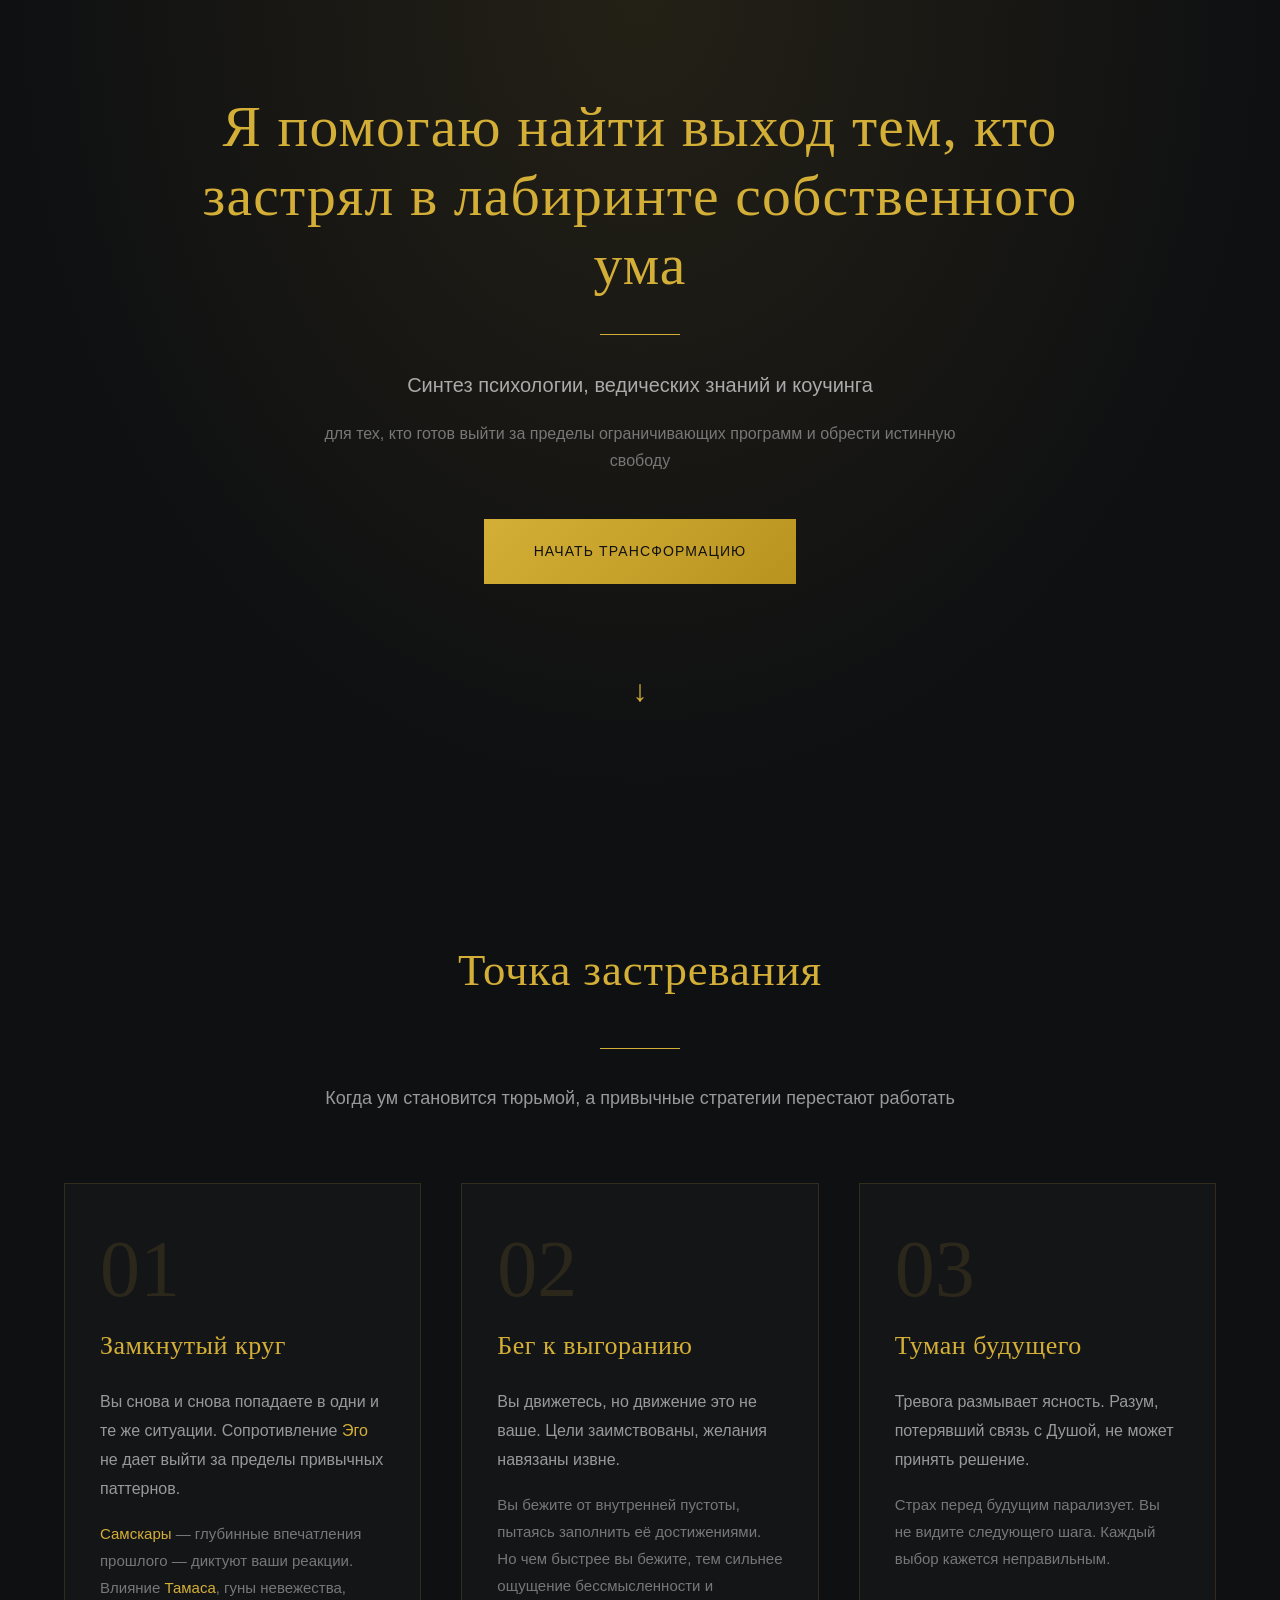
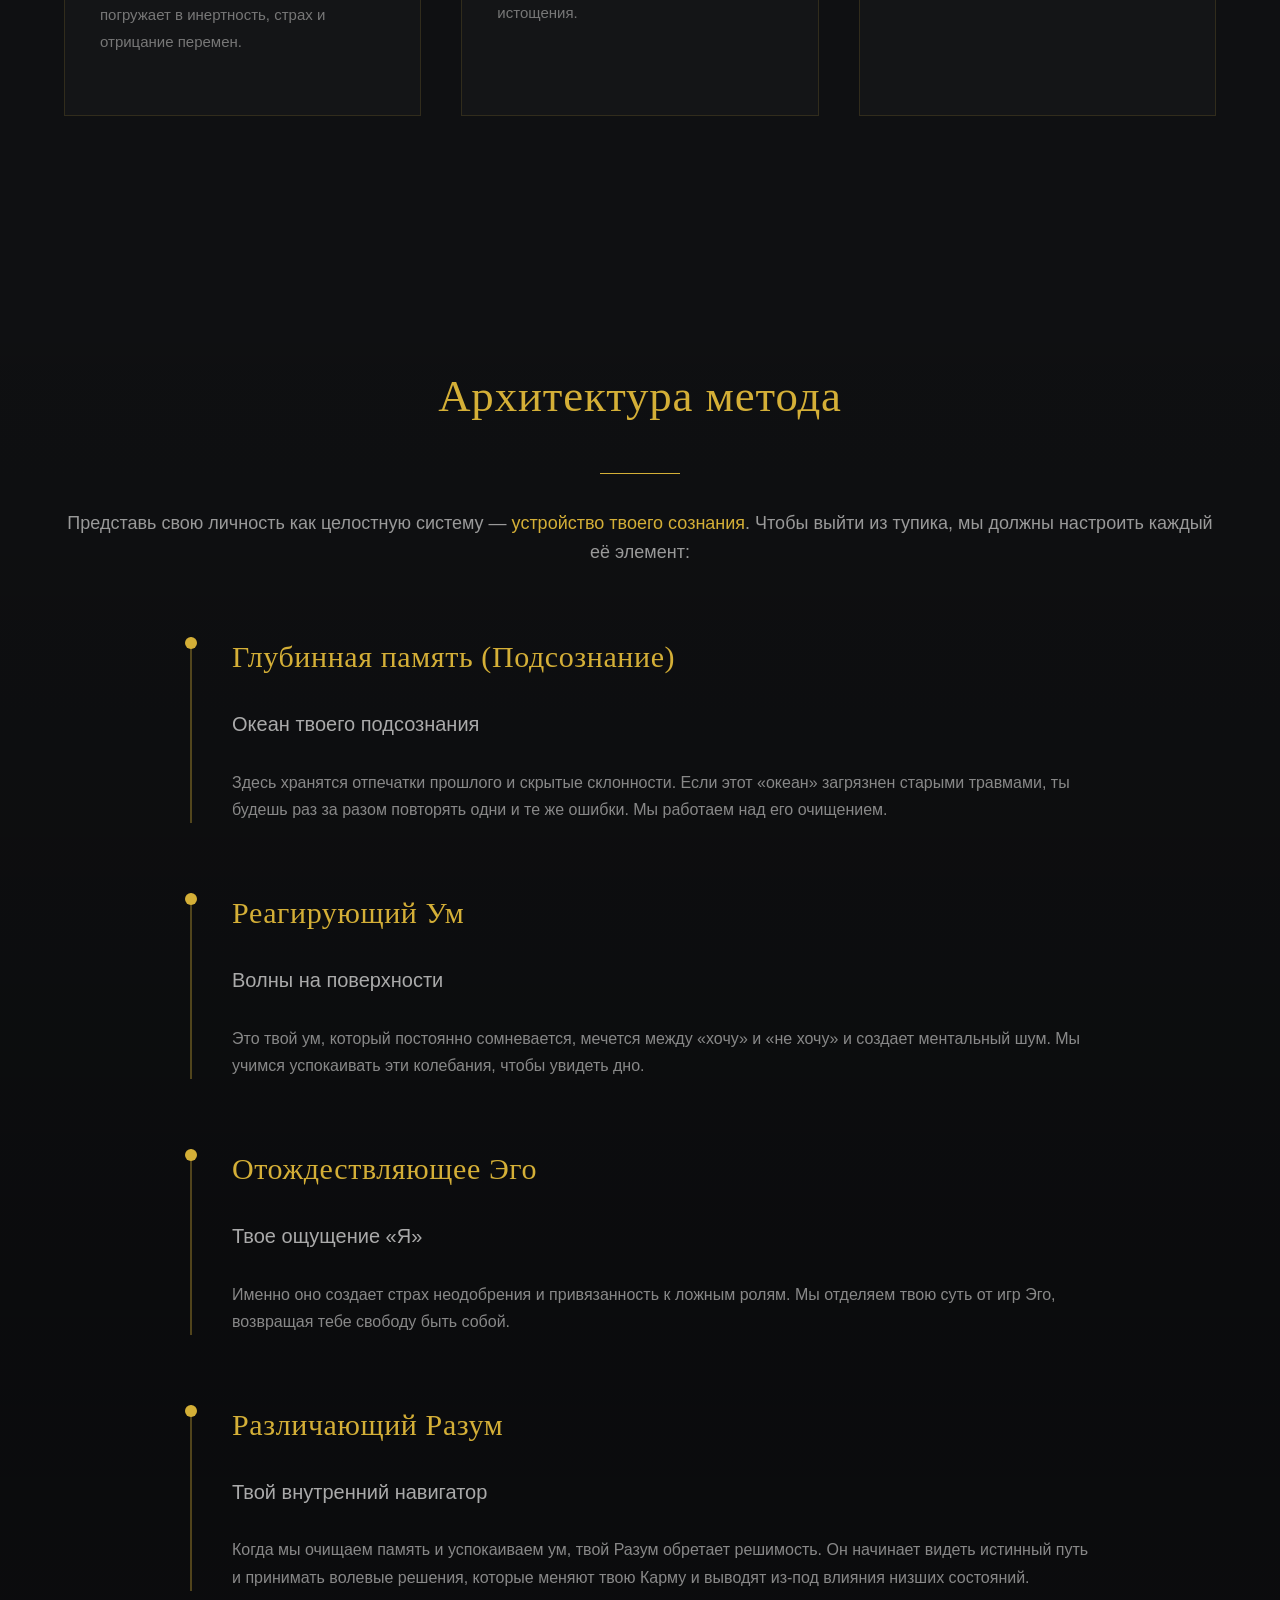
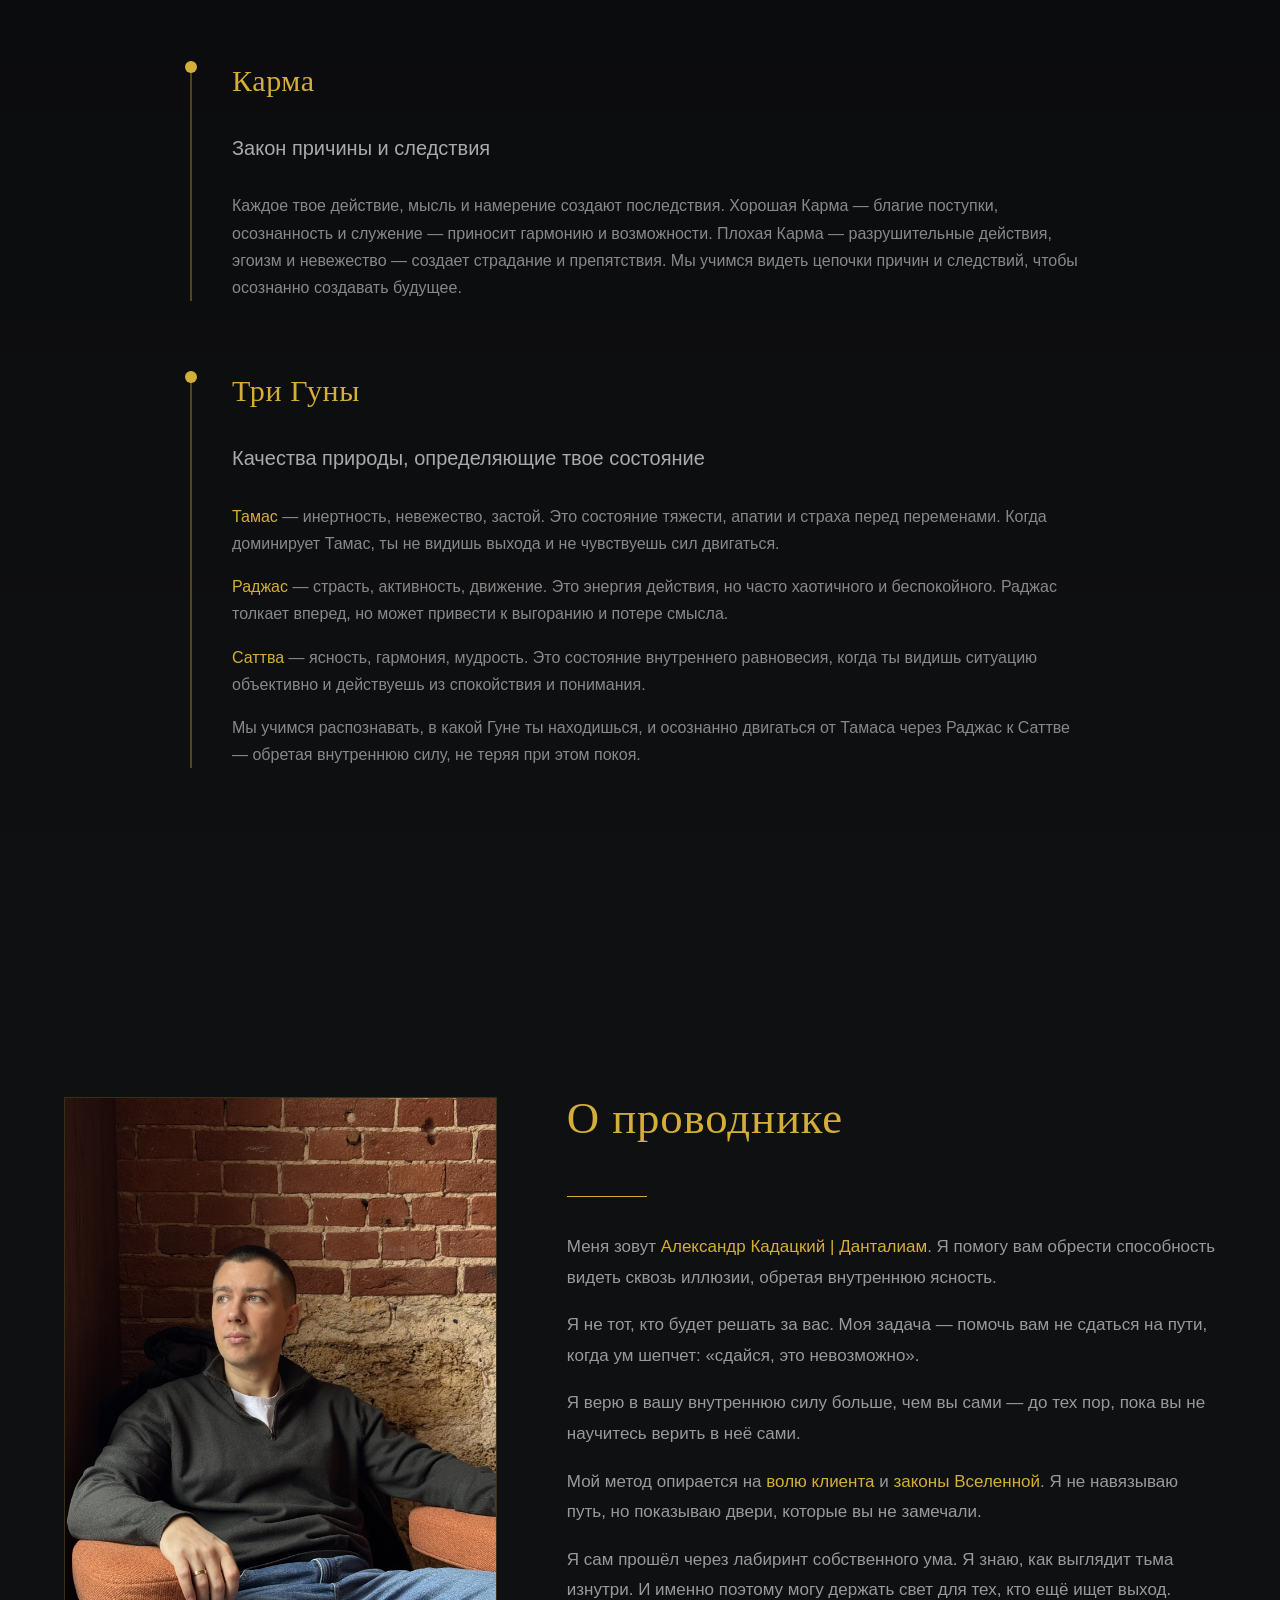
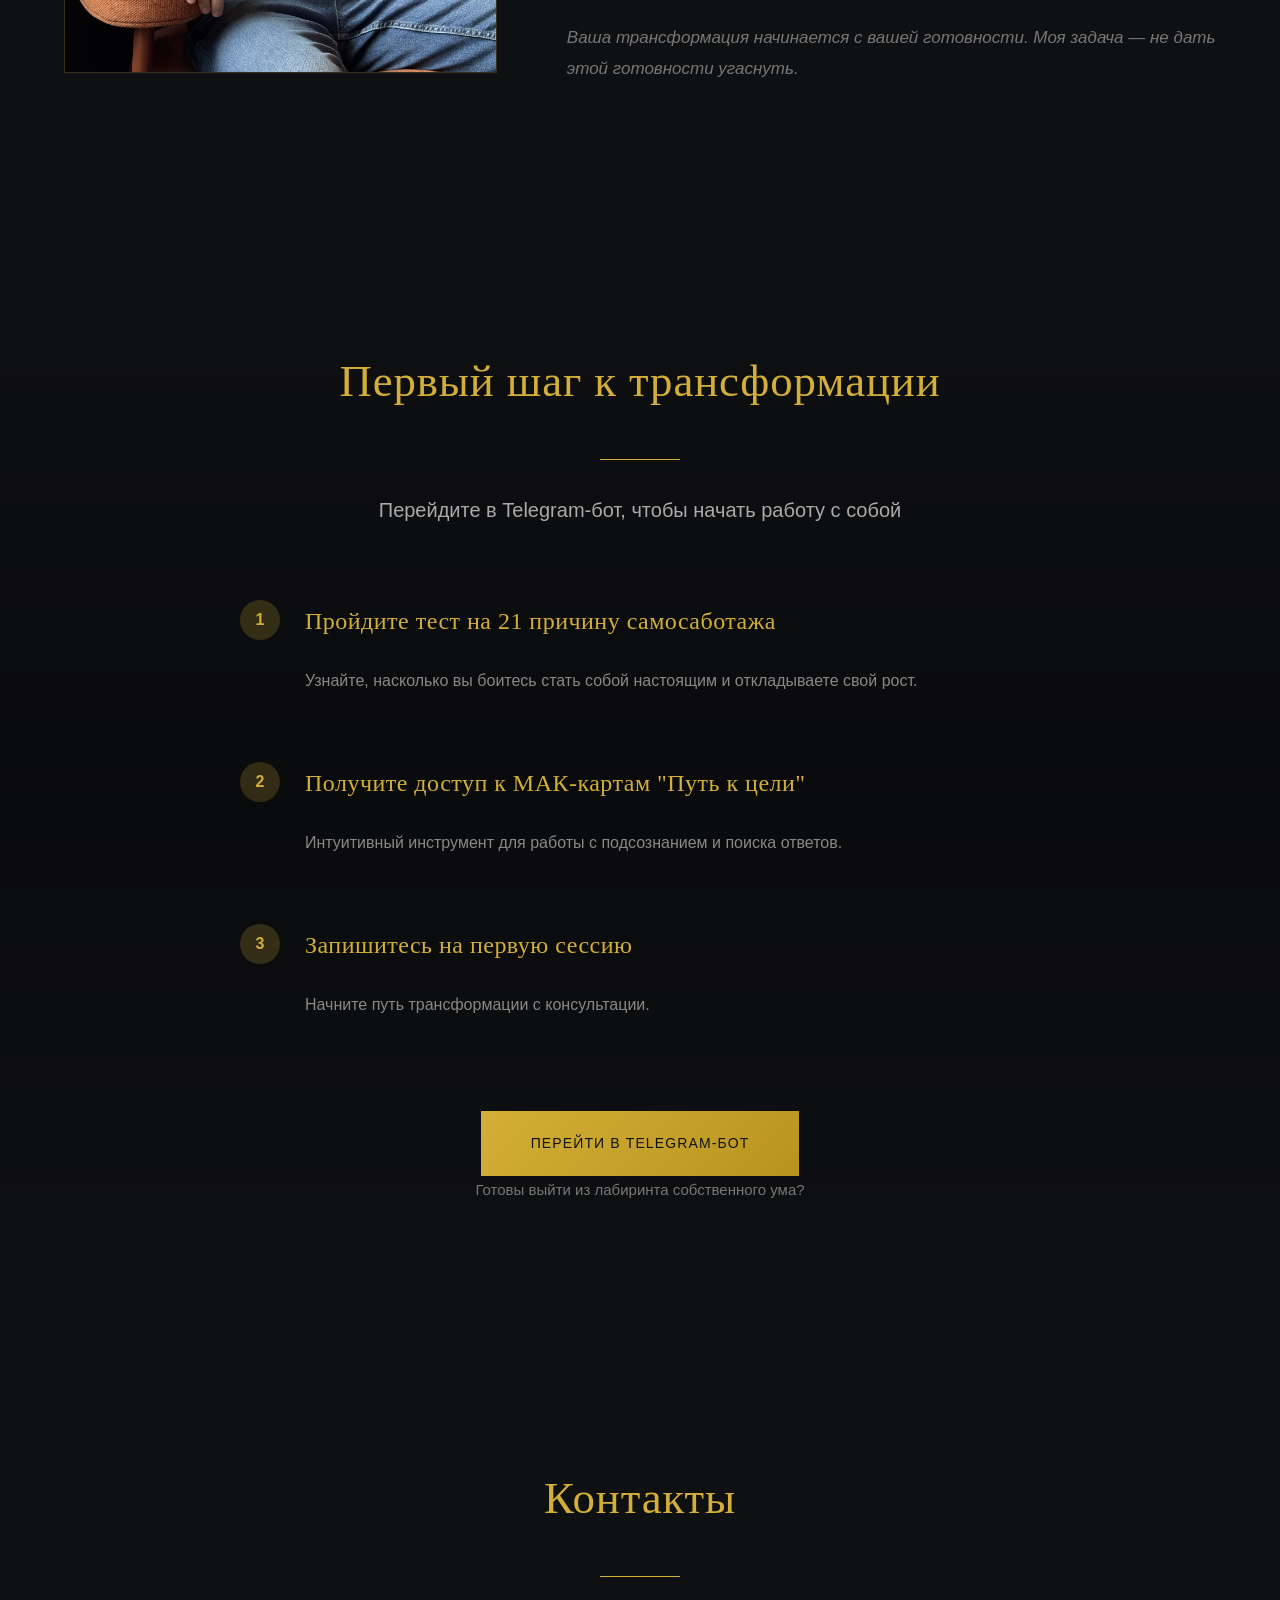
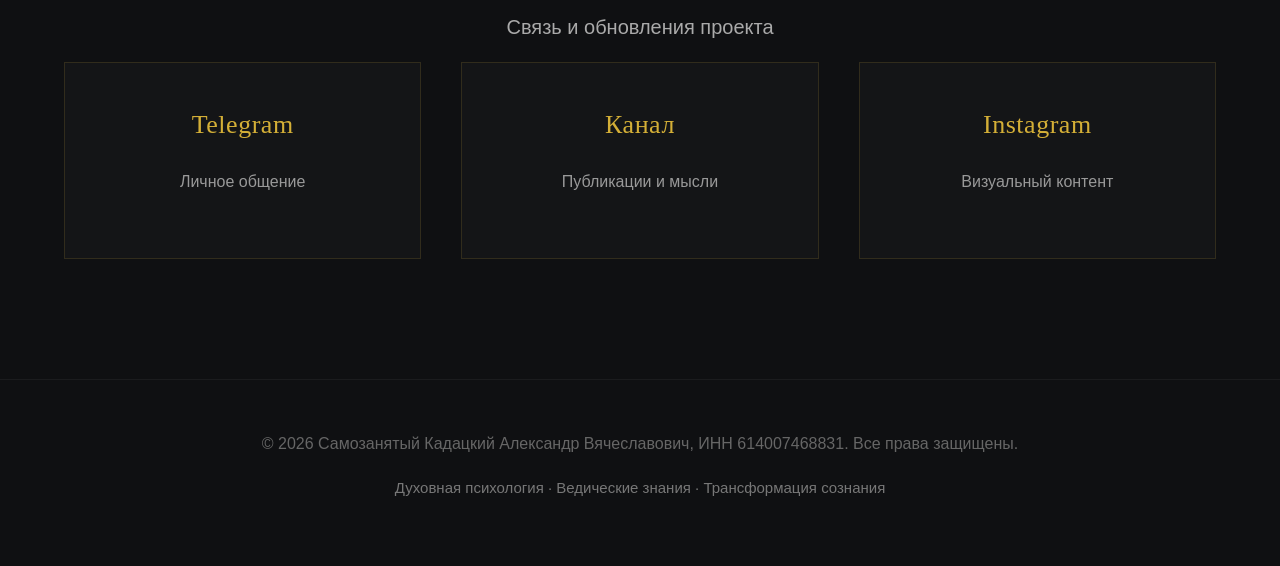
<file: index.html>
<!DOCTYPE html>
<html lang="ru">

<head>
<meta charset="UTF-8">
<meta name="viewport" content="width=device-width, initial-scale=1.0, viewport-fit=cover">

<title>Данталиам - Духовный психолог | Александр Кадацкий</title>

<meta name="description" content="Помогаю найти выход тем, кто застрял в лабиринте собственного ума. Синтез психологии, коучинга и ведических знаний.">

<link rel="preconnect" href="https://fonts.googleapis.com">
<link rel="preconnect" href="https://fonts.gstatic.com" crossorigin> 
<link rel="stylesheet" href="style.css">

</head>

<body>


<header class="hero">

<div class="container hero-content">


<h1>
Я помогаю найти выход тем,
кто застрял в лабиринте собственного ума
</h1>


<div class="divider"></div>


<p class="subtitle">
Синтез психологии, ведических знаний и коучинга
</p>


<p class="description">
для тех, кто готов выйти за пределы ограничивающих программ
и обрести истинную свободу
</p>


<a href="#cta" class="button">
Начать трансформацию
</a>


<div class="arrow">
↓
</div>


</div>

</header>



<section class="section">

<div class="container">


<div class="section-title">

<h2>
Точка застревания
</h2>

<div class="divider"></div>


<p>
Когда ум становится тюрьмой, а привычные стратегии перестают работать
</p>

</div>



<div class="cards">


<div class="card fade">

<div class="number">
01
</div>

<h3>
Замкнутый круг
</h3>


<p>
Вы снова и снова попадаете в одни и те же ситуации.
Сопротивление <span>Эго</span> не дает выйти за пределы привычных паттернов.
</p>


<p class="small">
<span>Самскары</span> — глубинные впечатления прошлого —
диктуют ваши реакции.
Влияние <span>Тамаса</span>, гуны невежества,
погружает в инертность, страх и отрицание перемен.
</p>


</div>





<div class="card fade">

<div class="number">
02
</div>


<h3>
Бег к выгоранию
</h3>


<p>
Вы движетесь, но движение это не ваше.
Цели заимствованы, желания навязаны извне.
</p>


<p class="small">
Вы бежите от внутренней пустоты, пытаясь заполнить её достижениями.
Но чем быстрее вы бежите, тем сильнее ощущение бессмысленности
и истощения.
</p>


</div>





<div class="card fade">

<div class="number">
03
</div>


<h3>
Туман будущего
</h3>


<p>
Тревога размывает ясность.
Разум, потерявший связь с Душой,
не может принять решение.
</p>


<p class="small">
Страх перед будущим парализует.
Вы не видите следующего шага.
Каждый выбор кажется неправильным.
</p>


</div>



</div>


</div>

</section>
<section class="section method-section">

<div class="container">


<div class="section-title">

<h2>
Архитектура метода
</h2>

<div class="divider"></div>


<p>
Представь свою личность как целостную систему —
<span>устройство твоего сознания</span>.
Чтобы выйти из тупика, мы должны настроить каждый её элемент:
</p>

</div>



<div class="method-list">



<div class="method-item fade">

<h3>
Глубинная память (Подсознание)
</h3>

<h4>
Океан твоего подсознания
</h4>


<p>
Здесь хранятся отпечатки прошлого и скрытые склонности.
Если этот «океан» загрязнен старыми травмами,
ты будешь раз за разом повторять одни и те же ошибки.
Мы работаем над его очищением.
</p>


</div>




<div class="method-item fade">

<h3>
Реагирующий Ум
</h3>

<h4>
Волны на поверхности
</h4>


<p>
Это твой ум, который постоянно сомневается,
мечется между «хочу» и «не хочу»
и создает ментальный шум.
Мы учимся успокаивать эти колебания,
чтобы увидеть дно.
</p>


</div>





<div class="method-item fade">

<h3>
Отождествляющее Эго
</h3>

<h4>
Твое ощущение «Я»
</h4>


<p>
Именно оно создает страх неодобрения
и привязанность к ложным ролям.
Мы отделяем твою суть от игр Эго,
возвращая тебе свободу быть собой.
</p>


</div>





<div class="method-item fade">

<h3>
Различающий Разум
</h3>

<h4>
Твой внутренний навигатор
</h4>


<p>
Когда мы очищаем память и успокаиваем ум,
твой Разум обретает решимость.
Он начинает видеть истинный путь
и принимать волевые решения,
которые меняют твою Карму
и выводят из-под влияния низших состояний.
</p>


</div>





<div class="method-item fade">

<h3>
Карма
</h3>

<h4>
Закон причины и следствия
</h4>


<p>
Каждое твое действие, мысль и намерение
создают последствия.

Хорошая Карма — благие поступки,
осознанность и служение — приносит гармонию
и возможности.

Плохая Карма — разрушительные действия,
эгоизм и невежество — создает страдание
и препятствия.

Мы учимся видеть цепочки причин и следствий,
чтобы осознанно создавать будущее.
</p>


</div>






<div class="method-item fade">

<h3>
Три Гуны
</h3>


<h4>
Качества природы, определяющие твое состояние
</h4>



<p>
<span>Тамас</span> —
инертность, невежество, застой.

Это состояние тяжести, апатии и страха
перед переменами.
Когда доминирует Тамас,
ты не видишь выхода
и не чувствуешь сил двигаться.
</p>



<p>
<span>Раджас</span> —
страсть, активность, движение.

Это энергия действия,
но часто хаотичного и беспокойного.
Раджас толкает вперед,
но может привести к выгоранию
и потере смысла.
</p>



<p>
<span>Саттва</span> —
ясность, гармония, мудрость.

Это состояние внутреннего равновесия,
когда ты видишь ситуацию объективно
и действуешь из спокойствия
и понимания.
</p>



<p>
Мы учимся распознавать,
в какой Гуне ты находишься,
и осознанно двигаться
от Тамаса через Раджас к Саттве —
обретая внутреннюю силу,
не теряя при этом покоя.
</p>


</div>



</div>

</div>

</section>
<section class="section">

<div class="container about">


<div class="about-image fade">

<img src="images/IMG_9167.jpg" alt="Александр Кадацкий">

</div>



<div class="about-text fade">


<h2>
О проводнике
</h2>


<div class="divider left"></div>



<p>
Меня зовут 
<span>Александр Кадацкий | Данталиам</span>.
Я помогу вам обрести способность видеть сквозь иллюзии,
обретая внутреннюю ясность.
</p>



<p>
Я не тот, кто будет решать за вас.
Моя задача — помочь вам не сдаться на пути,
когда ум шепчет: «сдайся, это невозможно».
</p>



<p>
Я верю в вашу внутреннюю силу больше,
чем вы сами — до тех пор,
пока вы не научитесь верить в неё сами.
</p>



<p>
Мой метод опирается на
<span>волю клиента</span>
и
<span>законы Вселенной</span>.

Я не навязываю путь,
но показываю двери,
которые вы не замечали.
</p>



<p>
Я сам прошёл через лабиринт собственного ума.
Я знаю, как выглядит тьма изнутри.
И именно поэтому могу держать свет
для тех, кто ещё ищет выход.
</p>



<p class="quote">
Ваша трансформация начинается
с вашей готовности.
Моя задача — не дать этой готовности угаснуть.
</p>



</div>


</div>

</section>





<section class="section cta" id="cta">


<div class="container center fade">


<h2>
Первый шаг к трансформации
</h2>


<div class="divider"></div>


<p class="subtitle">
Перейдите в Telegram-бот,
чтобы начать работу с собой
</p>



<div class="steps">



<div class="step">

<strong>1</strong>

<div>

<h3>
Пройдите тест на 21 причину самосаботажа
</h3>

<p>
Узнайте, насколько вы боитесь стать собой настоящим
и откладываете свой рост.
</p>

</div>

</div>




<div class="step">

<strong>2</strong>

<div>

<h3>
Получите доступ к МАК-картам "Путь к цели"
</h3>

<p>
Интуитивный инструмент для работы
с подсознанием и поиска ответов.
</p>

</div>

</div>




<div class="step">

<strong>3</strong>

<div>

<h3>
Запишитесь на первую сессию
</h3>

<p>
Начните путь трансформации
с консультации.
</p>

</div>

</div>



</div>




<a href="https://t.me/dantaliam_bot"
target="_blank"
class="button">

Перейти в Telegram-бот

</a>



<p class="small">
Готовы выйти из лабиринта собственного ума?
</p>


</div>


</section>







<section class="section contacts">


<div class="container center fade">


<h2>
Контакты
</h2>


<div class="divider"></div>


<p class="subtitle">
Связь и обновления проекта
</p>




<div class="cards contact-cards">



<a href="https://t.me/dantaliam2"
target="_blank"
class="card">

<h3>
Telegram
</h3>

<p>
Личное общение
</p>

</a>




<a href="https://t.me/dantaliam_ch"
target="_blank"
class="card">

<h3>
Канал
</h3>

<p>
Публикации и мысли
</p>

</a>




<a href="https://www.instagram.com/dantaliam"
target="_blank"
class="card">

<h3>
Instagram
</h3>

<p>
Визуальный контент
</p>

</a>



</div>


</div>


</section>






<footer>

<div class="container center">


<p>
© 2026 Самозанятый Кадацкий Александр Вячеславович,
ИНН 614007468831.
Все права защищены.
</p>


<p class="small">
Духовная психология · Ведические знания · Трансформация сознания
</p>


</div>

</footer>





<script src="script.js"></script>


</body>

</html>
</file>
<file: style.css>
/* ==========================
   BASE
========================== */

:root {
    --bg: #0f1012;
    --gold: #d4af37;
    --text: #e8e8e8;
    --gray: #9a9a9a;
    --dark-gray: #666;
}


* {
    box-sizing: border-box;
}


html {
    scroll-behavior: smooth;
}


body {

    margin: 0;
    padding: 0;

    background: var(--bg);
    color: var(--text);

    font-family: Arial, Helvetica, sans-serif;

    line-height: 1.8;

}



h1,
h2,
h3 {

    font-family: Georgia, "Times New Roman", serif;

    font-weight: 300;

    letter-spacing: 0.02em;

    margin-top: 0;

}


p {
    margin-top: 0;
}


a {
    color: inherit;
    text-decoration: none;
}




.container {

    width: 100%;

    max-width: 1200px;

    margin: 0 auto;

    padding-left: 24px;

    padding-right: 24px;

}




.center {
    text-align: center;
}




.gold,
span {

    color: var(--gold);

}




/* ==========================
   HERO
========================== */


.hero {

    min-height: 90vh;

    display: flex;

    align-items: center;

    justify-content: center;

    text-align: center;

    padding: 80px 20px;


    background:

    radial-gradient(
    ellipse at top center,
    rgba(212,175,55,.10),
    transparent 70%
    );

}



.hero h1 {

    font-size: clamp(34px, 4.5vw, 64px);

    line-height: 1.2;

    color: var(--gold);

    margin-bottom: 35px;

    max-width: 900px;

    margin-left: auto;

    margin-right: auto;

}




.subtitle {

    font-size: 20px;

    line-height: 1.5;

    color: #aaa;

    margin-bottom: 20px;

    max-width: 700px;

    margin-left: auto;

    margin-right: auto;

}



.description {

    font-size: 16px;

    line-height: 1.7;

    color: #777;

    margin-bottom: 45px;

    max-width: 650px;

    margin-left: auto;

    margin-right: auto;

}




.divider {

    width: 80px;

    height: 1px;

    background: var(--gold);

    margin: 0 auto 35px;

}


.divider.left {

    margin-left:0;

}




.button {

    display:inline-block;

    padding:20px 50px;

    background:

    linear-gradient(
    135deg,
    #d4af37,
    #b8941f
    );


    color:#111;

    text-transform:uppercase;

    letter-spacing:.08em;

    font-size:14px;

    transition:.3s;

}



.button:hover {

    transform:translateY(-4px);

    box-shadow:
    0 15px 40px rgba(212,175,55,.35);

}




.arrow {

    margin-top:80px;

    font-size:30px;

    color:var(--gold);

}





/* ==========================
 SECTIONS
========================== */


.section {

    padding:120px 0;

}



.section-title {

    text-align:center;

    margin-bottom:70px;

}



.section-title h2,
.section h2 {

    font-size:clamp(32px,3.5vw,52px);

    color:var(--gold);

}



.section-title p {

    color:#999;

    font-size:18px;

    line-height:1.6;

}




/* ==========================
 CARDS
========================== */


.cards {

    display:grid;

    grid-template-columns:repeat(3,1fr);

    gap:40px;

}




.card {

    background:
    rgba(255,255,255,.02);


    border:

    1px solid

    rgba(212,175,55,.15);


    padding:45px 35px;


    transition:.4s;

}



.card:hover {

    transform:translateY(-8px);

    border-color:
    rgba(212,175,55,.5);

}




.card h3 {

    color:var(--gold);

    font-size:26px;

    line-height:1.3;

}



.card p {

    color:#999;

}



.card .small,
.small {

    font-size:15px;

    color:#777;

}



.number {

    font-family:Georgia,serif;

    font-size:80px;

    color:

    rgba(212,175,55,.12);

    line-height:1;

    margin-bottom:20px;

}





/* ==========================
 METHOD
========================== */


.method-section {

    background:

    linear-gradient(
    transparent,
    rgba(0,0,0,.3),
    transparent
    );

}



.method-list {

    max-width:900px;

    margin:auto;

}



.method-item {

    border-left:

    2px solid

    rgba(212,175,55,.35);


    padding-left:40px;

    margin-bottom:70px;

    position:relative;

}



.method-item:before {

    content:"";

    position:absolute;

    left:-7px;

    top:0;

    width:12px;

    height:12px;

    border-radius:50%;

    background:var(--gold);

}



.method-item h3 {

    color:var(--gold);

    font-size:30px;

    line-height:1.3;

}



.method-item h4 {

    color:#aaa;

    font-size:20px;

    font-weight:normal;

}



.method-item p {

    color:#888;

    line-height:1.7;

    font-size:16px;

}




/* ==========================
 ABOUT
========================== */


.about {

    display:grid;

    grid-template-columns:1fr 1.5fr;

    gap:70px;

    align-items:center;

}



.about-image img {

    width:100%;

    border:

    1px solid

    rgba(212,175,55,.2);

}



.about-text p {

    color:#999;

    font-size:17px;

    line-height:1.8;

}



.quote {

    font-style:italic;

    color:#777!important;

}





/* ==========================
 CTA
========================== */


.cta {

    background:

    linear-gradient(
    transparent,
    rgba(0,0,0,.35),
    transparent
    );

}



.steps {

    margin:50px auto;

    max-width:800px;

}



.step {

    display:flex;

    gap:25px;

    text-align:left;

    padding:25px 0;

}



.step strong {

    width:40px;

    height:40px;

    display:flex;

    align-items:center;

    justify-content:center;

    border-radius:50%;

    background:

    rgba(212,175,55,.2);

    color:var(--gold);

    flex-shrink:0;

}



.step h3 {

    color:var(--gold);

    font-size:24px;

}



.step p {

    color:#888;

}





/* ==========================
 CONTACTS FOOTER
========================== */


.contact-cards {

    grid-template-columns:repeat(3,1fr);

}



footer {

    padding:50px 0;

    border-top:

    1px solid

    rgba(255,255,255,.05);

}



footer p {

    color:#666;

}




/* ==========================
 ANIMATION
========================== */


.fade {

    opacity:0;

    transform:translateY(40px);

    transition:

    .8s ease;

}


.fade.visible {

    opacity:1;

    transform:none;

}





/* ==========================
 MOBILE
========================== */


@media(max-width:768px){


.container {

    padding-left:18px;

    padding-right:18px;

}



.section {

    padding:70px 0;

}



.hero h1 {

    font-size:32px;

    line-height:1.25;

}



.subtitle {

    font-size:17px;

    line-height:1.5;

}



.description {

    font-size:16px;

}



.button {

    padding:18px 35px;

}



.cards,
.contact-cards {

    grid-template-columns:1fr;

}



.card {

    padding:28px 22px;

}



.number {

    font-size:55px;

}



.method-item {

    padding-left:25px;

}



.method-item h3 {

    font-size:30px;

}



.about {

    grid-template-columns:1fr;

    gap:40px;

}



.about-text p {

    font-size:16px;

}



.step {

    gap:15px;

}



.step h3 {

    font-size:20px;

}


}
</file>
